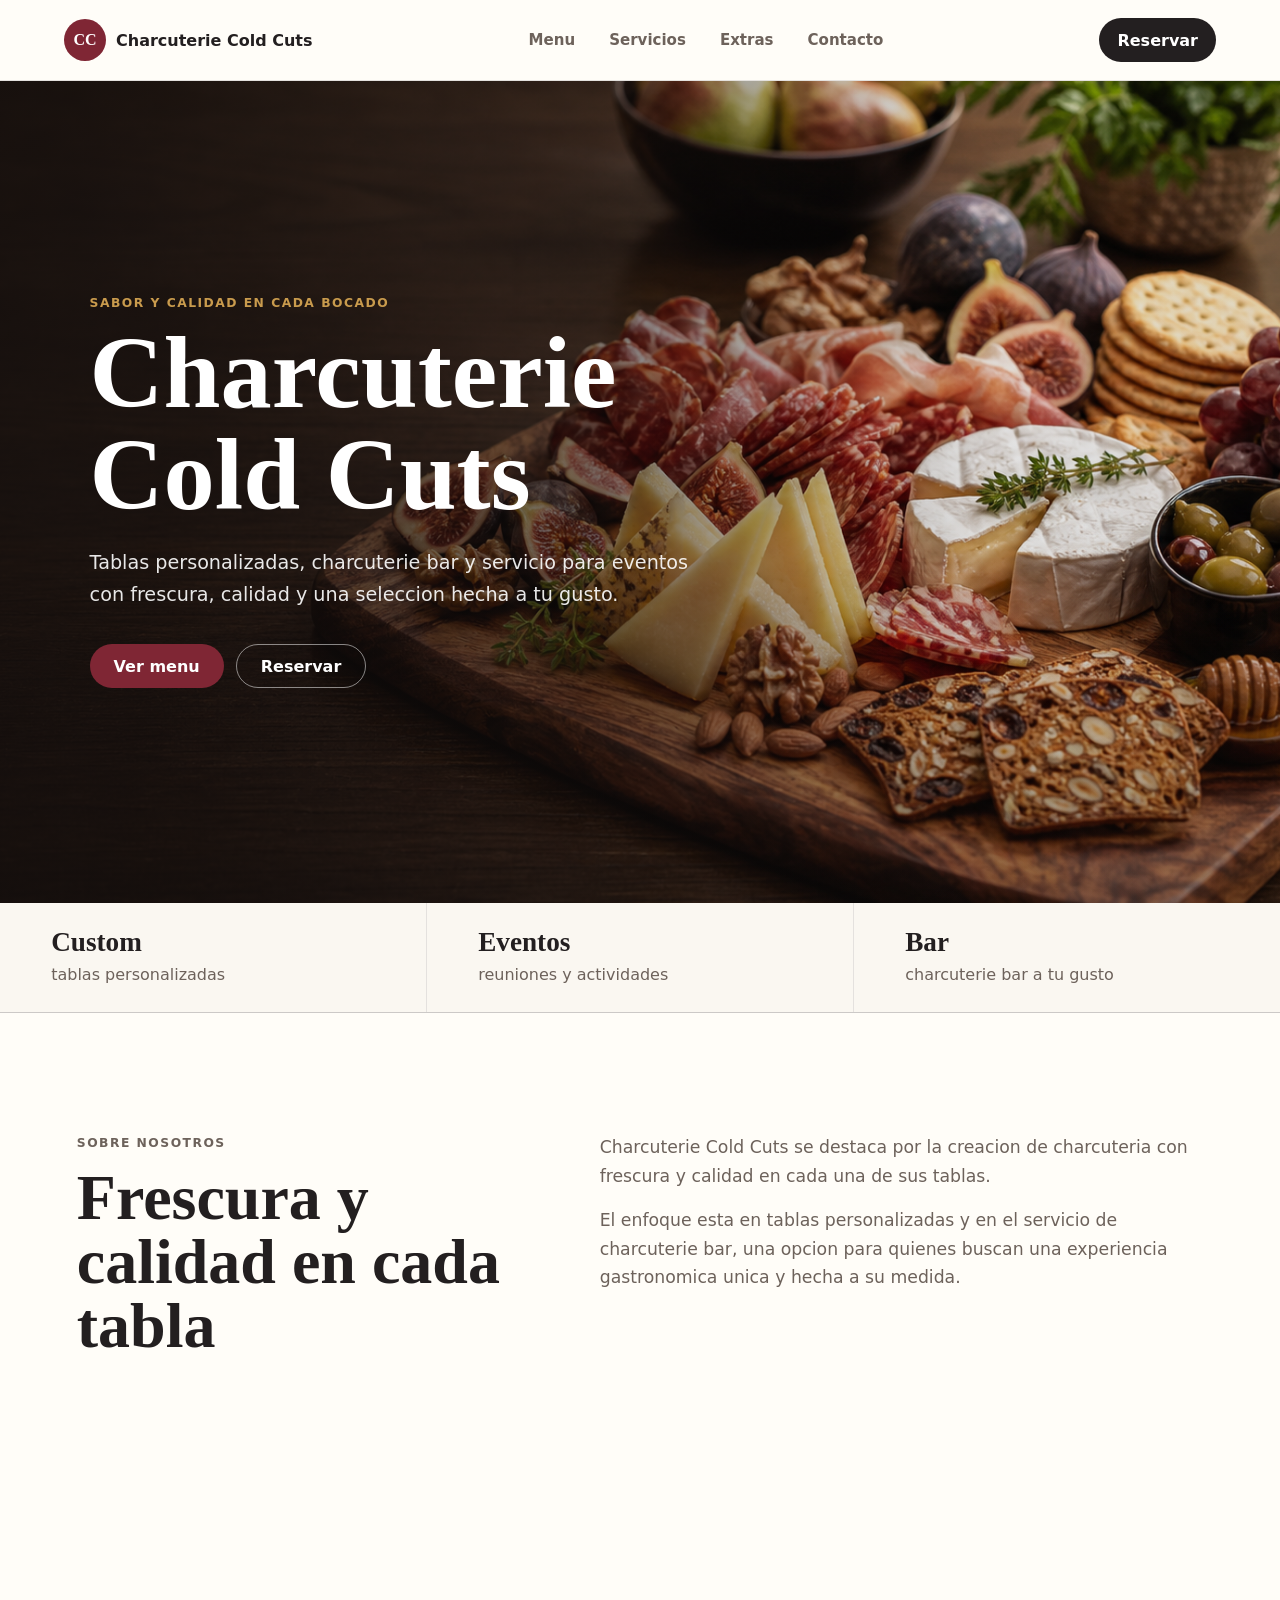
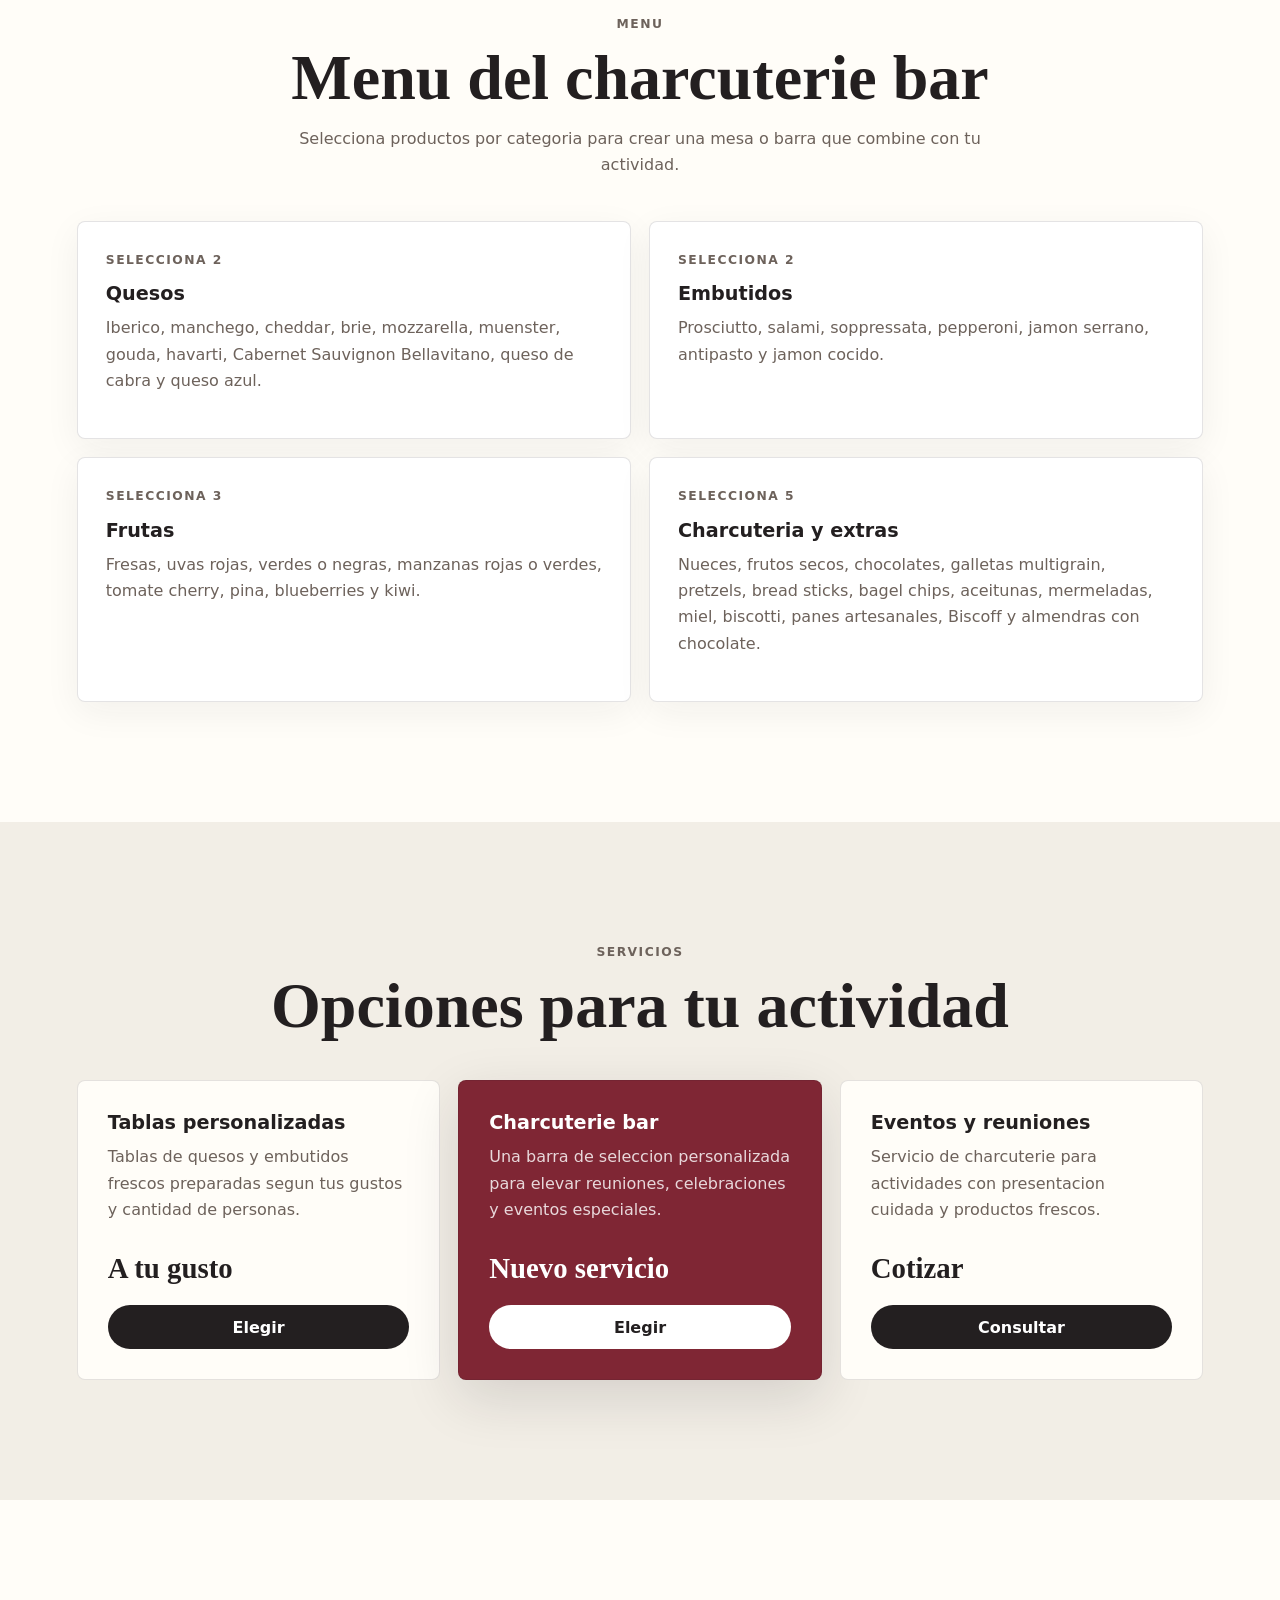
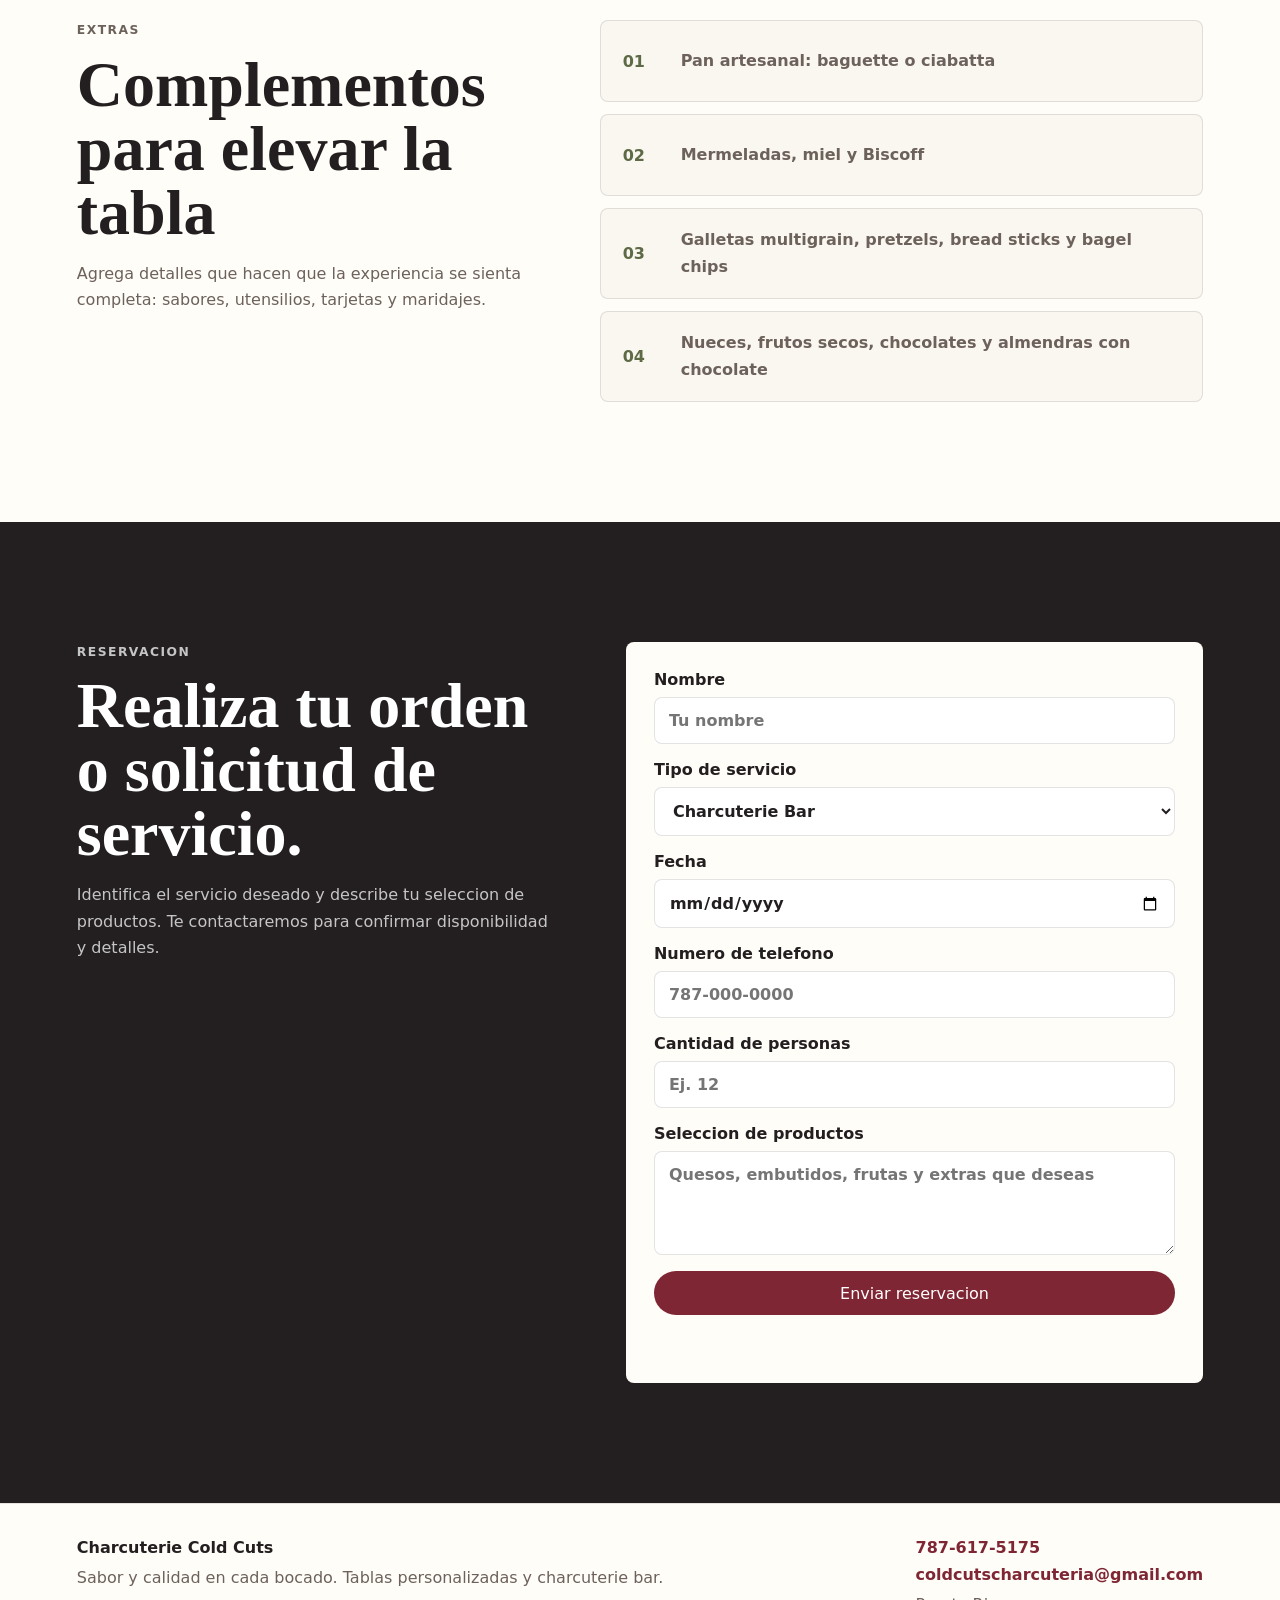
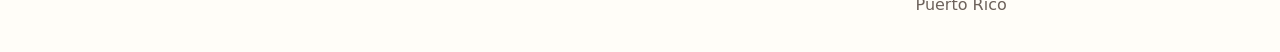
<file: charcuterie-cold-cuts-web/index.html>
<!DOCTYPE html>
<html lang="es">
  <head>
    <meta charset="UTF-8" />
    <meta name="viewport" content="width=device-width, initial-scale=1.0" />
    <title>Charcuterie Cold Cuts | Sabor y calidad</title>
    <link rel="stylesheet" href="styles.css" />
  </head>
  <body>
    <header class="site-header">
      <a class="brand" href="#inicio" aria-label="Charcuterie Cold Cuts inicio">
        <span class="brand-mark">CC</span>
        <span>Charcuterie Cold Cuts</span>
      </a>
      <nav class="main-nav" aria-label="Navegacion principal">
        <a href="#menu">Menu</a>
        <a href="#servicios">Servicios</a>
        <a href="#extras">Extras</a>
        <a href="#contacto">Contacto</a>
      </nav>
      <a class="header-action" href="#pedido">Reservar</a>
    </header>

    <main>
      <section class="hero" id="inicio">
        <img class="hero-image" src="assets/hero-charcuteria.png" alt="Tabla de charcuteria con quesos, frutas y embutidos" />
        <div class="hero-overlay"></div>
        <div class="hero-content">
          <p class="eyebrow">Sabor y calidad en cada bocado</p>
          <h1>Charcuterie Cold Cuts</h1>
          <p>Tablas personalizadas, charcuterie bar y servicio para eventos con frescura, calidad y una seleccion hecha a tu gusto.</p>
          <div class="hero-actions">
            <a class="button primary" href="#menu">Ver menu</a>
            <a class="button secondary" href="#pedido">Reservar</a>
          </div>
        </div>
      </section>

      <section class="intro-band" aria-label="Servicios destacados">
        <div><strong>Custom</strong><span>tablas personalizadas</span></div>
        <div><strong>Eventos</strong><span>reuniones y actividades</span></div>
        <div><strong>Bar</strong><span>charcuterie bar a tu gusto</span></div>
      </section>

      <section class="section split" id="sobre-nosotros">
        <div class="section-heading left">
          <p class="eyebrow">Sobre nosotros</p>
          <h2>Frescura y calidad en cada tabla</h2>
        </div>
        <div class="about-copy">
          <p>Charcuterie Cold Cuts se destaca por la creacion de charcuteria con frescura y calidad en cada una de sus tablas.</p>
          <p>El enfoque esta en tablas personalizadas y en el servicio de charcuterie bar, una opcion para quienes buscan una experiencia gastronomica unica y hecha a su medida.</p>
        </div>
      </section>

      <section class="section" id="menu">
        <div class="section-heading">
          <p class="eyebrow">Menu</p>
          <h2>Menu del charcuterie bar</h2>
          <p>Selecciona productos por categoria para crear una mesa o barra que combine con tu actividad.</p>
        </div>
        <div class="menu-grid">
          <article class="menu-item">
            <p class="category">Selecciona 2</p>
            <h3>Quesos</h3>
            <p>Iberico, manchego, cheddar, brie, mozzarella, muenster, gouda, havarti, Cabernet Sauvignon Bellavitano, queso de cabra y queso azul.</p>
          </article>
          <article class="menu-item">
            <p class="category">Selecciona 2</p>
            <h3>Embutidos</h3>
            <p>Prosciutto, salami, soppressata, pepperoni, jamon serrano, antipasto y jamon cocido.</p>
          </article>
          <article class="menu-item">
            <p class="category">Selecciona 3</p>
            <h3>Frutas</h3>
            <p>Fresas, uvas rojas, verdes o negras, manzanas rojas o verdes, tomate cherry, pina, blueberries y kiwi.</p>
          </article>
          <article class="menu-item">
            <p class="category">Selecciona 5</p>
            <h3>Charcuteria y extras</h3>
            <p>Nueces, frutos secos, chocolates, galletas multigrain, pretzels, bread sticks, bagel chips, aceitunas, mermeladas, miel, biscotti, panes artesanales, Biscoff y almendras con chocolate.</p>
          </article>
        </div>
      </section>

      <section class="section muted" id="servicios">
        <div class="section-heading">
          <p class="eyebrow">Servicios</p>
          <h2>Opciones para tu actividad</h2>
        </div>
        <div class="plan-grid">
          <article class="plan"><h3>Tablas personalizadas</h3><p>Tablas de quesos y embutidos frescos preparadas segun tus gustos y cantidad de personas.</p><strong>A tu gusto</strong><a href="#pedido">Elegir</a></article>
          <article class="plan featured"><h3>Charcuterie bar</h3><p>Una barra de seleccion personalizada para elevar reuniones, celebraciones y eventos especiales.</p><strong>Nuevo servicio</strong><a href="#pedido">Elegir</a></article>
          <article class="plan"><h3>Eventos y reuniones</h3><p>Servicio de charcuterie para actividades con presentacion cuidada y productos frescos.</p><strong>Cotizar</strong><a href="#contacto">Consultar</a></article>
        </div>
      </section>

      <section class="section split" id="extras">
        <div class="section-heading left">
          <p class="eyebrow">Extras</p>
          <h2>Complementos para elevar la tabla</h2>
          <p>Agrega detalles que hacen que la experiencia se sienta completa: sabores, utensilios, tarjetas y maridajes.</p>
        </div>
        <div class="extras-list">
          <div><span>01</span><p>Pan artesanal: baguette o ciabatta</p></div>
          <div><span>02</span><p>Mermeladas, miel y Biscoff</p></div>
          <div><span>03</span><p>Galletas multigrain, pretzels, bread sticks y bagel chips</p></div>
          <div><span>04</span><p>Nueces, frutos secos, chocolates y almendras con chocolate</p></div>
        </div>
      </section>

      <section class="order-section" id="pedido">
        <div>
          <p class="eyebrow">Reservacion</p>
          <h2>Realiza tu orden o solicitud de servicio.</h2>
          <p>Identifica el servicio deseado y describe tu seleccion de productos. Te contactaremos para confirmar disponibilidad y detalles.</p>
        </div>
        <form class="order-form" id="orderForm">
          <label>Nombre<input type="text" name="nombre" placeholder="Tu nombre" /></label>
          <label>Tipo de servicio<select name="tabla"><option>Charcuterie Bar</option><option>Tabla Personalizada</option><option>Servicio para eventos y reuniones</option></select></label>
          <label>Fecha<input type="date" name="fecha" /></label>
          <label>Numero de telefono<input type="tel" name="telefono" placeholder="787-000-0000" /></label>
          <label>Cantidad de personas<input type="text" name="personas" inputmode="numeric" placeholder="Ej. 12" /></label>
          <label>Seleccion de productos<textarea name="mensaje" rows="4" placeholder="Quesos, embutidos, frutas y extras que deseas"></textarea></label>
          <button type="submit">Enviar reservacion</button>
          <p class="form-note" id="formNote" role="status" aria-live="polite"></p>
        </form>
      </section>
    </main>

    <footer class="footer" id="contacto">
      <div>
        <strong>Charcuterie Cold Cuts</strong>
        <p>Sabor y calidad en cada bocado. Tablas personalizadas y charcuterie bar.</p>
      </div>
      <div>
        <a href="tel:+17876175175">787-617-5175</a>
        <a href="mailto:coldcutscharcuteria@gmail.com">coldcutscharcuteria@gmail.com</a>
        <span>Puerto Rico</span>
      </div>
    </footer>
    <script src="script.js"></script>
  </body>
</html>
</file>
<file: charcuterie-cold-cuts-web/styles.css>
:root {
  --ink: #231f20;
  --muted: #6d625b;
  --cream: #faf7f1;
  --paper: #fffdf8;
  --wine: #7f2634;
  --olive: #5d6a45;
  --gold: #c99b4d;
  --line: rgba(35, 31, 32, 0.12);
  --shadow: 0 18px 55px rgba(35, 31, 32, 0.14);
}
* { box-sizing: border-box; }
html { scroll-behavior: smooth; }
body {
  margin: 0;
  color: var(--ink);
  background: var(--paper);
  font-family: Inter, system-ui, -apple-system, BlinkMacSystemFont, "Segoe UI", sans-serif;
}
a { color: inherit; text-decoration: none; }
.site-header {
  position: sticky;
  top: 0;
  z-index: 20;
  display: flex;
  align-items: center;
  justify-content: space-between;
  gap: 24px;
  padding: 18px clamp(18px, 5vw, 70px);
  background: rgba(255, 253, 248, 0.94);
  border-bottom: 1px solid var(--line);
  backdrop-filter: blur(18px);
}
.brand, .main-nav, .hero-actions, .footer div {
  display: flex;
  align-items: center;
}
.brand { gap: 10px; font-weight: 800; }
.brand-mark {
  display: grid;
  place-items: center;
  width: 42px;
  height: 42px;
  color: #fff;
  background: var(--wine);
  border-radius: 50%;
  font-family: Georgia, serif;
  font-weight: 800;
}
.main-nav { gap: clamp(12px, 3vw, 34px); color: var(--muted); font-weight: 800; font-size: 0.94rem; }
.header-action, .button, .plan a, .order-form button {
  display: inline-flex;
  align-items: center;
  justify-content: center;
  min-height: 44px;
  border-radius: 999px;
  font-weight: 800;
}
.header-action { padding: 0 18px; color: #fff; background: var(--ink); }
.hero { position: relative; min-height: calc(100svh - 78px); display: grid; align-items: center; overflow: hidden; }
.hero-image, .hero-overlay { position: absolute; inset: 0; width: 100%; height: 100%; }
.hero-image { object-fit: cover; }
.hero-overlay {
  background:
    linear-gradient(90deg, rgba(18, 13, 12, 0.84), rgba(18, 13, 12, 0.54) 46%, rgba(18, 13, 12, 0.12) 76%),
    linear-gradient(0deg, rgba(18, 13, 12, 0.3), transparent 42%);
}
.hero-content { position: relative; width: min(680px, calc(100% - 36px)); margin-left: clamp(18px, 7vw, 92px); padding: 54px 0; color: #fff; }
.eyebrow, .category {
  margin: 0 0 12px;
  color: var(--gold);
  font-size: 0.77rem;
  font-weight: 900;
  letter-spacing: 0.12em;
  text-transform: uppercase;
}
h1, h2, h3, p { margin-top: 0; }
h1, h2 { font-family: Georgia, "Times New Roman", serif; line-height: 1; }
h1 { max-width: 720px; margin-bottom: 20px; font-size: clamp(3.4rem, 8vw, 6.8rem); }
h2 { margin-bottom: 16px; font-size: clamp(2.2rem, 5vw, 4.2rem); }
h3 { margin-bottom: 10px; font-size: 1.2rem; }
.hero-content p:not(.eyebrow) { max-width: 600px; color: rgba(255,255,255,.9); font-size: clamp(1rem, 2vw, 1.2rem); line-height: 1.7; }
.hero-actions { flex-wrap: wrap; gap: 12px; margin-top: 32px; }
.button { padding: 0 24px; }
.button.primary { color: #fff; background: var(--wine); }
.button.secondary { color: #fff; border: 1px solid rgba(255,255,255,.5); }
.intro-band { display: grid; grid-template-columns: repeat(3, 1fr); gap: 1px; background: var(--line); border-bottom: 1px solid var(--line); }
.intro-band div { padding: 24px clamp(18px, 4vw, 54px); background: var(--cream); }
.intro-band strong { display: block; margin-bottom: 4px; font-family: Georgia, serif; font-size: 1.7rem; }
.intro-band span, .section-heading p, .menu-item p, .plan p, .extras-list p, .order-section p, .footer p, .footer span, .about-copy {
  color: var(--muted);
  line-height: 1.65;
}
.section { padding: clamp(68px, 10vw, 120px) clamp(18px, 6vw, 86px); }
.section-heading { max-width: 760px; margin: 0 auto 42px; text-align: center; }
.section-heading.left { margin: 0; text-align: left; }
.split { display: grid; grid-template-columns: minmax(0, .85fr) minmax(0, 1.15fr); gap: clamp(28px, 6vw, 80px); align-items: start; }
.about-copy { display: grid; gap: 16px; font-size: 1.08rem; }
.about-copy p { margin: 0; }
.menu-grid { display: grid; grid-template-columns: repeat(2, minmax(0, 1fr)); gap: 18px; }
.menu-item { min-height: 190px; padding: 28px; background: #fff; border: 1px solid var(--line); border-radius: 8px; box-shadow: 0 10px 36px rgba(35,31,32,.06); }
.muted { background: #f2eee6; }
.plan-grid { display: grid; grid-template-columns: repeat(3, minmax(0, 1fr)); gap: 18px; }
.plan { min-height: 300px; display: flex; flex-direction: column; align-items: flex-start; padding: 30px; background: var(--paper); border: 1px solid var(--line); border-radius: 8px; }
.plan.featured { color: #fff; background: var(--wine); box-shadow: var(--shadow); }
.plan.featured p { color: rgba(255,255,255,.82); }
.plan strong { margin-top: auto; margin-bottom: 20px; font-family: Georgia, serif; font-size: 1.8rem; }
.plan a { width: 100%; color: #fff; background: var(--ink); }
.featured a { color: var(--ink); background: #fff; }
.extras-list { display: grid; gap: 12px; }
.extras-list div { display: grid; grid-template-columns: 58px 1fr; align-items: center; min-height: 82px; padding: 18px 22px; background: var(--cream); border: 1px solid var(--line); border-radius: 8px; }
.extras-list span { color: var(--olive); font-weight: 900; }
.extras-list p { margin: 0; font-weight: 700; }
.order-section { display: grid; grid-template-columns: minmax(0, .9fr) minmax(320px, 1.1fr); gap: clamp(28px, 6vw, 80px); padding: clamp(68px, 10vw, 120px) clamp(18px, 6vw, 86px); color: #fff; background: var(--ink); }
.order-section p { color: rgba(255,255,255,.74); }
.order-form { display: grid; gap: 16px; padding: 28px; color: var(--ink); background: var(--paper); border-radius: 8px; }
.order-form label { display: grid; gap: 8px; font-weight: 800; }
.order-form input, .order-form select, .order-form textarea { width: 100%; border: 1px solid var(--line); border-radius: 8px; padding: 13px 14px; color: var(--ink); background: #fff; font: inherit; }
.order-form textarea { resize: vertical; }
.order-form button { border: 0; color: #fff; background: var(--wine); cursor: pointer; font: inherit; }
.order-form .form-note { min-height: 24px; margin: 0; color: var(--olive); font-weight: 800; line-height: 1.45; }
.footer { display: flex; justify-content: space-between; gap: 28px; padding: 34px clamp(18px, 6vw, 86px); background: var(--paper); border-top: 1px solid var(--line); }
.footer div { flex-direction: column; align-items: flex-start; gap: 8px; }
.footer p { margin: 0; }
.footer a { color: var(--wine); font-weight: 800; }
@media (max-width: 820px) {
  .site-header { align-items: flex-start; flex-wrap: wrap; }
  .main-nav { order: 3; width: 100%; overflow-x: auto; padding-bottom: 2px; }
  .hero { min-height: 760px; }
  .hero-content { align-self: start; margin: 0; padding: 84px 18px 0; width: 100%; }
  .intro-band, .menu-grid, .plan-grid, .split, .order-section { grid-template-columns: 1fr; }
  .intro-band div { padding: 22px 18px; }
  .footer { flex-direction: column; }
}
@media (max-width: 520px) {
  .brand { font-size: .95rem; }
  .main-nav { gap: 18px; font-size: .88rem; }
  h1 { font-size: 3rem; }
  h2 { font-size: 2.25rem; }
  .section, .order-section { padding-left: 16px; padding-right: 16px; }
  .order-form { padding: 18px; }
}
</file>
